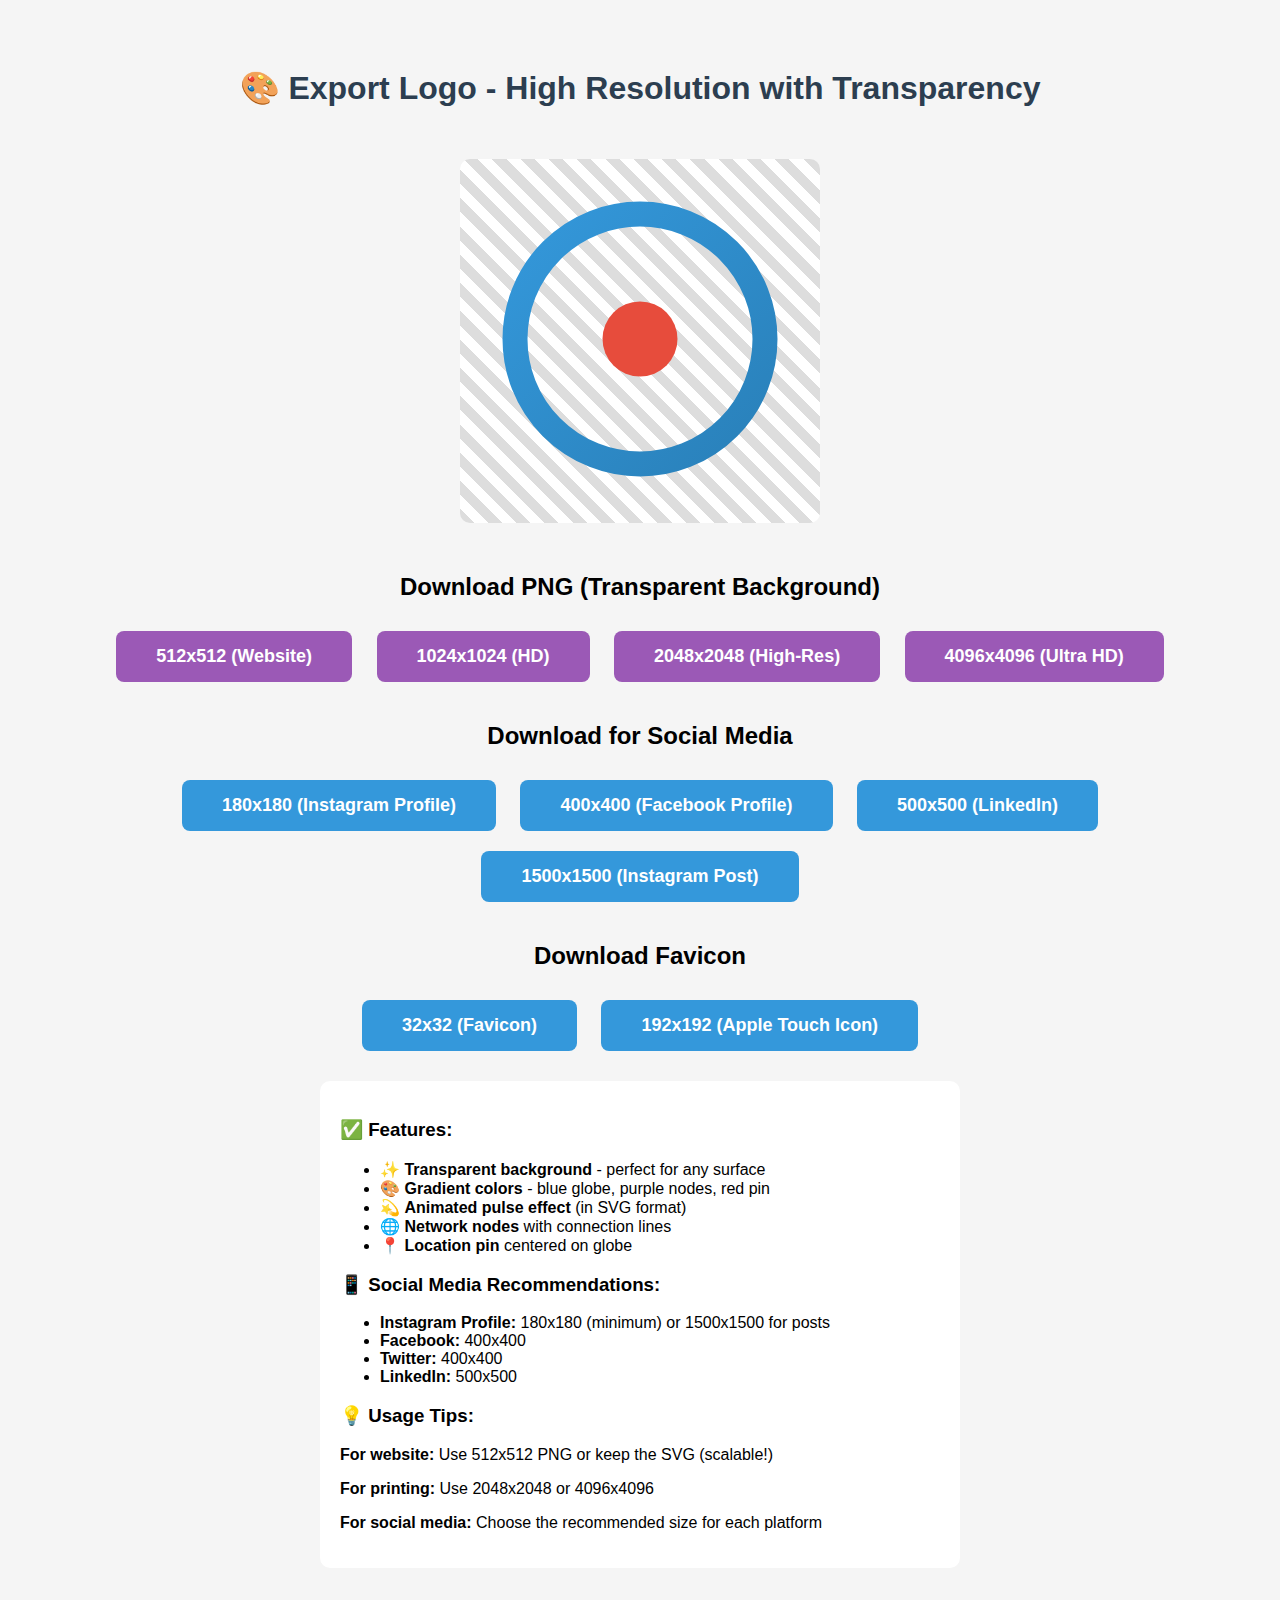
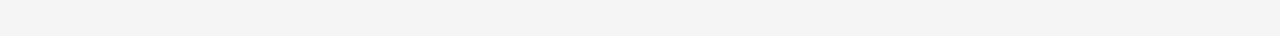
<file: export-logo.html>
<!DOCTYPE html>
<html>
<head>
    <title>Export High-Res Logo</title>
    <style>
        body {
            font-family: Arial, sans-serif;
            padding: 40px;
            background: #f5f5f5;
            text-align: center;
        }
        .preview {
            margin: 30px 0;
            padding: 30px;
            background: white;
            border-radius: 10px;
            display: inline-block;
        }
        .logo-display {
            width: 300px;
            height: 300px;
        }
        button {
            padding: 15px 40px;
            margin: 10px;
            font-size: 18px;
            background: #3498db;
            color: white;
            border: none;
            border-radius: 8px;
            cursor: pointer;
            font-weight: 600;
        }
        button:hover {
            background: #2980b9;
        }
        .transparent {
            background:
                repeating-linear-gradient(45deg, #ddd, #ddd 10px, #fff 10px, #fff 20px);
        }
        h1 {
            color: #2c3e50;
        }
        .info {
            background: white;
            padding: 20px;
            border-radius: 10px;
            margin: 20px auto;
            max-width: 600px;
            text-align: left;
        }
        .size-btn {
            background: #9b59b6;
        }
        .size-btn:hover {
            background: #8e44ad;
        }
    </style>
</head>
<body>
    <h1>🎨 Export Logo - High Resolution with Transparency</h1>

    <div class="preview transparent">
        <img src="logo.svg" class="logo-display" id="logoPreview">
    </div>

    <div>
        <h2>Download PNG (Transparent Background)</h2>
        <button class="size-btn" onclick="downloadPNG(512)">512x512 (Website)</button>
        <button class="size-btn" onclick="downloadPNG(1024)">1024x1024 (HD)</button>
        <button class="size-btn" onclick="downloadPNG(2048)">2048x2048 (High-Res)</button>
        <button class="size-btn" onclick="downloadPNG(4096)">4096x4096 (Ultra HD)</button>
    </div>

    <div style="margin-top: 30px;">
        <h2>Download for Social Media</h2>
        <button onclick="downloadPNG(180)">180x180 (Instagram Profile)</button>
        <button onclick="downloadPNG(400)">400x400 (Facebook Profile)</button>
        <button onclick="downloadPNG(500)">500x500 (LinkedIn)</button>
        <button onclick="downloadPNG(1500)">1500x1500 (Instagram Post)</button>
    </div>

    <div style="margin-top: 30px;">
        <h2>Download Favicon</h2>
        <button onclick="downloadPNG(32)">32x32 (Favicon)</button>
        <button onclick="downloadPNG(192)">192x192 (Apple Touch Icon)</button>
    </div>

    <div class="info">
        <h3>✅ Features:</h3>
        <ul>
            <li>✨ <strong>Transparent background</strong> - perfect for any surface</li>
            <li>🎨 <strong>Gradient colors</strong> - blue globe, purple nodes, red pin</li>
            <li>💫 <strong>Animated pulse effect</strong> (in SVG format)</li>
            <li>🌐 <strong>Network nodes</strong> with connection lines</li>
            <li>📍 <strong>Location pin</strong> centered on globe</li>
        </ul>

        <h3>📱 Social Media Recommendations:</h3>
        <ul>
            <li><strong>Instagram Profile:</strong> 180x180 (minimum) or 1500x1500 for posts</li>
            <li><strong>Facebook:</strong> 400x400</li>
            <li><strong>Twitter:</strong> 400x400</li>
            <li><strong>LinkedIn:</strong> 500x500</li>
        </ul>

        <h3>💡 Usage Tips:</h3>
        <p><strong>For website:</strong> Use 512x512 PNG or keep the SVG (scalable!)</p>
        <p><strong>For printing:</strong> Use 2048x2048 or 4096x4096</p>
        <p><strong>For social media:</strong> Choose the recommended size for each platform</p>
    </div>

    <script>
        function downloadPNG(size) {
            const img = document.getElementById('logoPreview');
            const canvas = document.createElement('canvas');
            canvas.width = size;
            canvas.height = size;
            const ctx = canvas.getContext('2d');

            // Ensure transparency
            ctx.clearRect(0, 0, size, size);

            const tempImg = new Image();
            tempImg.onload = function() {
                ctx.drawImage(tempImg, 0, 0, size, size);

                canvas.toBlob(function(blob) {
                    const url = URL.createObjectURL(blob);
                    const a = document.createElement('a');
                    a.href = url;
                    a.download = `how-to-get-my-ip-logo-${size}x${size}.png`;
                    document.body.appendChild(a);
                    a.click();
                    document.body.removeChild(a);
                    URL.revokeObjectURL(url);

                    // Show success message
                    const btn = event.target;
                    const originalText = btn.textContent;
                    btn.textContent = '✅ Downloaded!';
                    btn.style.background = '#2ecc71';
                    setTimeout(() => {
                        btn.textContent = originalText;
                        btn.style.background = '';
                    }, 2000);
                }, 'image/png');
            };
            tempImg.src = img.src;
        }

        // Auto-download the most common sizes on page load
        console.log('✅ Logo export tool loaded');
        console.log('💡 Tip: Right-click on the logo and "Save image as..." for the SVG format');
    </script>
</body>
</html>
</file>
